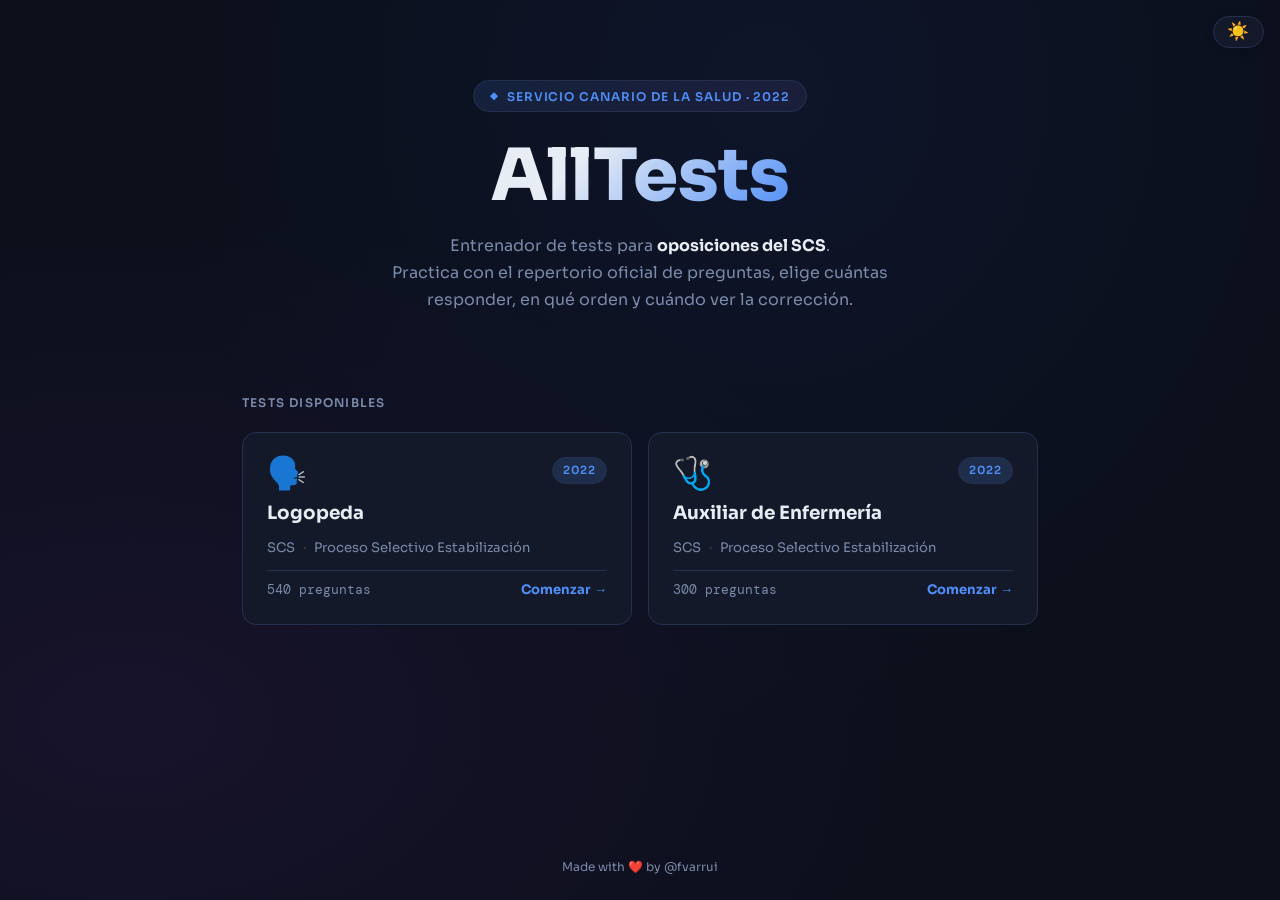
<file: quizzes/index.html>
<!DOCTYPE html>
<html lang="es">
<head>
  <meta charset="UTF-8">
  <meta name="viewport" content="width=device-width, initial-scale=1.0">
  <title>AllTests — SCS</title>
  <link id="appTheme" rel="stylesheet">
  <script>
    // Aplica el modo claro/oscuro guardado de forma síncrona para evitar parpadeo
    (function () {
      const mode = localStorage.getItem('quizThemeMode') || 'dark';
      const base = new URL('../', window.location.href).href;
      document.getElementById('appTheme').href = base + 'themes/default/' + mode + '.css';
    })();
  </script>
  <link rel="stylesheet" href="../css/quiz.css">
  <style>
    /* ── HOME LAYOUT ── */
    .home {
      display: flex;
      flex-direction: column;
      min-height: 100vh;
      background: radial-gradient(ellipse at 60% 10%, var(--bg-glow-1) 0%, transparent 55%),
                  radial-gradient(ellipse at 10% 80%, var(--bg-glow-2) 0%, transparent 50%),
                  var(--bg);
    }

    /* ── HERO ── */
    .hero {
      display: flex;
      flex-direction: column;
      align-items: center;
      justify-content: center;
      text-align: center;
      padding: 5rem 2rem 3rem;
    }
    .hero h1 {
      font-size: clamp(2.5rem, 8vw, 4.5rem);
      margin-bottom: 1rem;
    }
    .hero-desc {
      color: var(--muted);
      font-size: 1rem;
      max-width: 520px;
      line-height: 1.7;
      margin-bottom: 0;
    }
    .hero-desc strong { color: var(--text); }

    /* ── QUIZZES GRID ── */
    .quizzes-section {
      flex: 1;
      padding: 2rem;
      max-width: 860px;
      width: 100%;
      margin: 0 auto;
    }
    .section-label {
      font-size: .75rem;
      font-weight: 600;
      letter-spacing: .1em;
      text-transform: uppercase;
      color: var(--muted);
      margin-bottom: 1.25rem;
    }
    .quizzes-grid {
      display: grid;
      grid-template-columns: repeat(auto-fill, minmax(280px, 1fr));
      gap: 1rem;
    }

    /* ── QUIZ CARD ── */
    .quiz-card {
      background: var(--surface);
      border: 1px solid var(--border);
      border-radius: var(--radius);
      padding: 1.5rem;
      cursor: pointer;
      text-decoration: none;
      color: var(--text);
      display: flex;
      flex-direction: column;
      gap: .75rem;
      transition: border-color .2s, transform .15s, box-shadow .2s;
    }
    .quiz-card:hover {
      border-color: var(--accent);
      transform: translateY(-2px);
      box-shadow: 0 8px 24px rgba(0,0,0,.2);
    }
    .quiz-card-header {
      display: flex;
      align-items: flex-start;
      justify-content: space-between;
      gap: 1rem;
    }
    .quiz-icon {
      font-size: 2rem;
      line-height: 1;
      flex-shrink: 0;
    }
    .quiz-card-badge {
      font-size: .7rem;
      font-weight: 600;
      letter-spacing: .07em;
      text-transform: uppercase;
      color: var(--accent);
      background: var(--btn-hover);
      border: 1px solid var(--border);
      border-radius: 999px;
      padding: .2rem .65rem;
      white-space: nowrap;
    }
    .quiz-card h2 {
      font-size: 1.15rem;
      font-weight: 700;
      line-height: 1.3;
      margin: 0;
      background: none;
      -webkit-text-fill-color: var(--text);
    }
    .quiz-card-meta {
      font-size: .82rem;
      color: var(--muted);
      display: flex;
      align-items: center;
      gap: .5rem;
    }
    .quiz-card-meta .dot { opacity: .4; }
    .quiz-card-footer {
      display: flex;
      align-items: center;
      justify-content: space-between;
      margin-top: auto;
      padding-top: .5rem;
      border-top: 1px solid var(--border);
    }
    .quiz-card-questions {
      font-size: .8rem;
      color: var(--muted);
      font-family: 'DM Mono', monospace;
    }
    .quiz-card-cta {
      font-size: .82rem;
      font-weight: 700;
      color: var(--accent);
    }

    /* ── FOOTER ── */
    .home > footer {
      text-align: center;
      color: var(--muted);
      font-size: .75rem;
      padding: 1rem 1rem 1.5rem;
    }

    @media (max-width: 480px) {
      .hero { padding: 4rem 1.5rem 2rem; }
      .quizzes-section { padding: 1.5rem; }
    }
  </style>
</head>
<body>

<button id="themeToggle" title="Cambiar tema"></button>

<div class="home">

  <div class="hero">
    <div class="logo-badge">Servicio Canario de la Salud · 2022</div>
    <h1>AllTests</h1>
    <p class="hero-desc">
      Entrenador de tests para <strong>oposiciones del SCS</strong>.<br>
      Practica con el repertorio oficial de preguntas, elige cuántas responder,
      en qué orden y cuándo ver la corrección.
    </p>
  </div>

  <div class="quizzes-section">
    <p class="section-label">Tests disponibles</p>
    <div class="quizzes-grid" id="quizzesGrid">

      <a class="quiz-card" href="Logopeda/">
        <div class="quiz-card-header">
          <span class="quiz-icon">🗣️</span>
          <span class="quiz-card-badge">2022</span>
        </div>
        <h2>Logopeda</h2>
        <div class="quiz-card-meta">
          <span>SCS</span>
          <span class="dot">·</span>
          <span>Proceso Selectivo Estabilización</span>
        </div>
        <div class="quiz-card-footer">
          <span class="quiz-card-questions">540 preguntas</span>
          <span class="quiz-card-cta">Comenzar →</span>
        </div>
      </a>

      <a class="quiz-card" href="AuxEnfermeria/">
        <div class="quiz-card-header">
          <span class="quiz-icon">🩺</span>
          <span class="quiz-card-badge">2022</span>
        </div>
        <h2>Auxiliar de Enfermería</h2>
        <div class="quiz-card-meta">
          <span>SCS</span>
          <span class="dot">·</span>
          <span>Proceso Selectivo Estabilización</span>
        </div>
        <div class="quiz-card-footer">
          <span class="quiz-card-questions">300 preguntas</span>
          <span class="quiz-card-cta">Comenzar →</span>
        </div>
      </a>

    </div>
  </div>

  <footer>Made with ❤️ by @fvarrui</footer>

</div>

<script>
  (function () {
    const base   = new URL('../', window.location.href).href;
    const themes = [
      { file: base + 'themes/default/dark.css',  label: '🌙' },
      { file: base + 'themes/default/light.css', label: '☀️' },
    ];
    const link = document.getElementById('appTheme');
    const btn  = document.getElementById('themeToggle');

    function currentIndex() {
      return localStorage.getItem('quizThemeMode') === 'light' ? 1 : 0;
    }

    function applyTheme(idx) {
      link.href = themes[idx].file;
      localStorage.setItem('quizThemeMode', idx === 0 ? 'dark' : 'light');
      btn.textContent = themes[(idx + 1) % themes.length].label;
    }

    btn.addEventListener('click', () => applyTheme((currentIndex() + 1) % themes.length));
    applyTheme(currentIndex());
  })();
</script>

</body>
</html>
</file>
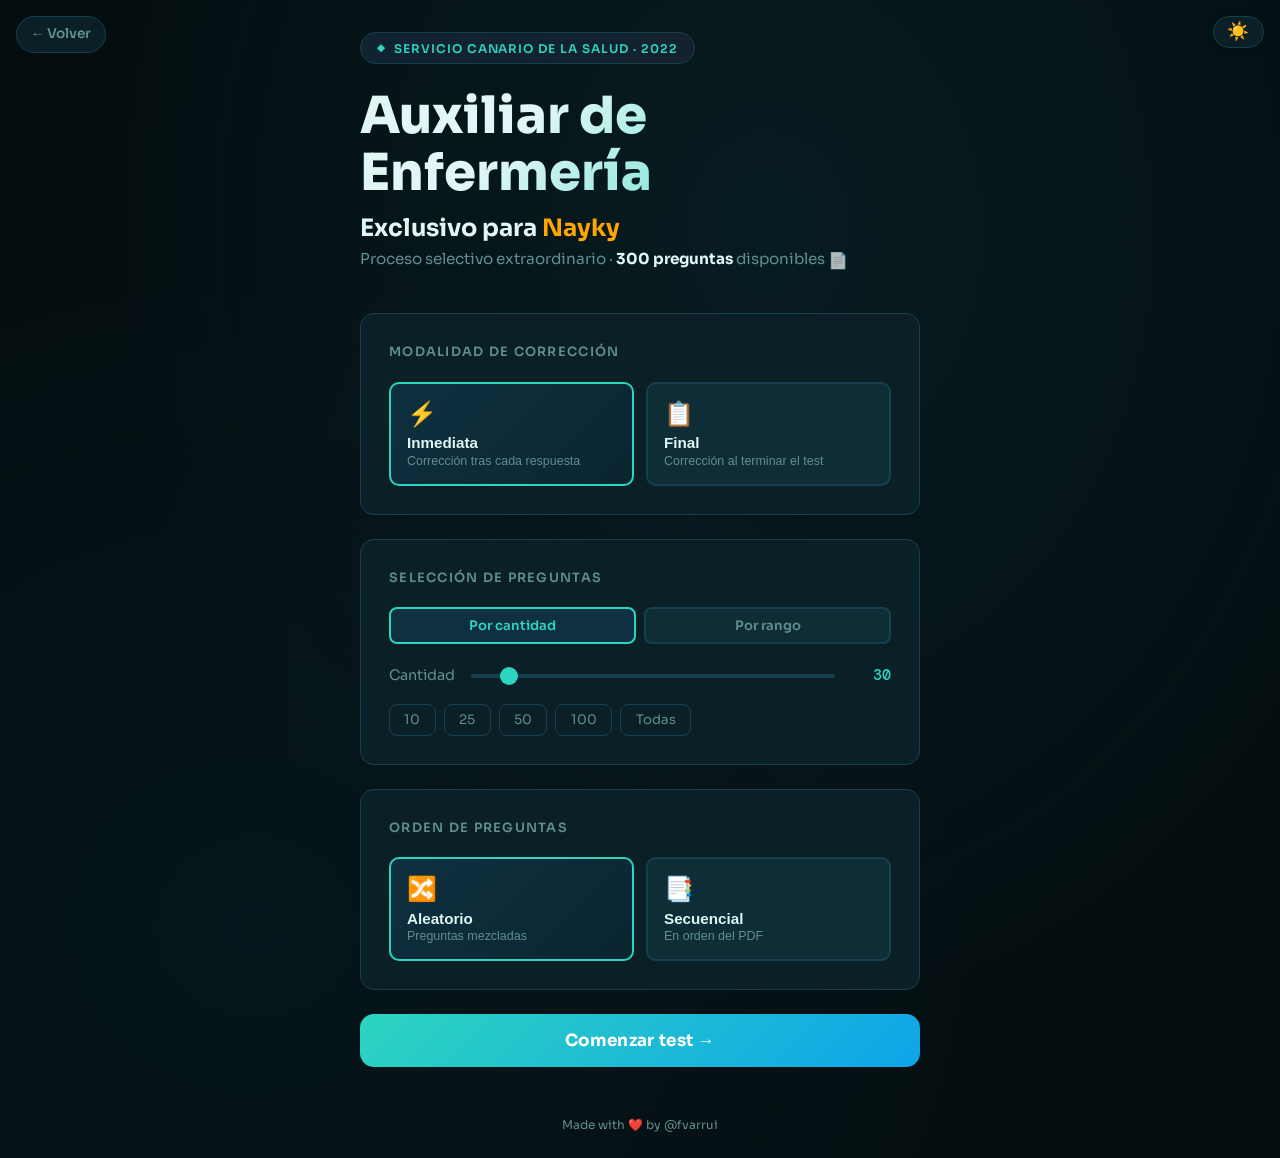
<file: quizzes/AuxEnfermeria/index.html>
<!DOCTYPE html>
<html lang="es">

<head>
  <meta charset="UTF-8">
  <meta name="viewport" content="width=device-width, initial-scale=1.0">
  <title>Test</title>
  <link id="appTheme" rel="stylesheet">
  <script src="config.js"></script>
  <link rel="stylesheet" href="../../css/quiz.css">
</head>

<body>
  <script src="questions.js"></script>
  <script src="../../lib/quiz.js"></script>
</body>

</html>
</file>
<file: css/quiz.css>
@import url('https://fonts.googleapis.com/css2?family=Sora:wght@300;400;600;700;800&family=DM+Mono:wght@400;500&display=swap');

* { box-sizing: border-box; margin: 0; padding: 0; }
body {
  font-family: 'Sora', sans-serif;
  background: var(--bg);
  color: var(--text);
  min-height: 100vh;
  line-height: 1.6;
}

/* ── SCREENS ── */
.screen { display: none; }
.screen.active { display: flex; flex-direction: column; min-height: 100vh; }

/* ── MENU ── */
#menu {
  background: radial-gradient(ellipse at 60% 20%, var(--bg-glow-1) 0%, transparent 60%),
              radial-gradient(ellipse at 20% 80%, var(--bg-glow-2) 0%, transparent 50%),
              var(--bg);
}
.menu-body {
  flex: 1;
  display: flex;
  align-items: center;
  justify-content: center;
  padding: 2rem;
}
.menu-inner { max-width: 560px; width: 100%; }
#menu > footer {
  text-align: center;
  color: var(--muted);
  font-size: .75rem;
  padding: 1rem 1rem 1.5rem;
}
.logo-badge {
  display: inline-flex; align-items: center; gap: .5rem;
  background: linear-gradient(135deg, #4f8ef720, #7b5ea720);
  border: 1px solid var(--border);
  border-radius: 999px;
  padding: .35rem 1rem;
  font-size: .75rem;
  font-weight: 600;
  letter-spacing: .08em;
  text-transform: uppercase;
  color: var(--accent);
  margin-bottom: 1.5rem;
}
.logo-badge::before { content: '◆'; font-size: .6rem; }
h1 {
  font-size: clamp(2rem, 6vw, 3.2rem);
  font-weight: 800;
  line-height: 1.1;
  margin-bottom: .5rem;
  background: linear-gradient(135deg, var(--h1-from) 30%, var(--accent));
  -webkit-background-clip: text;
  -webkit-text-fill-color: transparent;
  background-clip: text;
}
.subtitle { color: var(--muted); font-size: .95rem; margin-bottom: 2.5rem; }
.subtitle strong { color: var(--text); }

.config-card {
  background: var(--surface);
  border: 1px solid var(--border);
  border-radius: var(--radius);
  padding: 1.75rem;
  margin-bottom: 1.5rem;
}
.config-card h3 {
  font-size: .8rem;
  font-weight: 600;
  letter-spacing: .1em;
  text-transform: uppercase;
  color: var(--muted);
  margin-bottom: 1.2rem;
}
.mode-grid { display: grid; grid-template-columns: 1fr 1fr; gap: .75rem; }
.mode-btn {
  background: var(--surface2);
  border: 2px solid var(--border);
  border-radius: 10px;
  padding: 1rem;
  cursor: pointer;
  transition: all .2s;
  text-align: left;
  color: var(--text);
}
.mode-btn:hover { border-color: var(--accent); background: var(--btn-hover); }
.mode-btn.selected { border-color: var(--accent); background: linear-gradient(135deg, var(--btn-hover), var(--btn-selected)); }
.mode-btn .mode-icon { font-size: 1.5rem; margin-bottom: .4rem; }
.mode-btn .mode-name { font-weight: 700; font-size: .95rem; }
.mode-btn .mode-desc { font-size: .78rem; color: var(--muted); margin-top: .15rem; }

.slider-row { display: flex; align-items: center; gap: 1rem; }
.slider-row label { font-size: .9rem; color: var(--muted); white-space: nowrap; }
input[type=range] {
  flex: 1; -webkit-appearance: none; height: 4px;
  background: var(--border); border-radius: 999px; outline: none;
}
input[type=range]::-webkit-slider-thumb {
  -webkit-appearance: none; width: 18px; height: 18px;
  background: var(--accent); border-radius: 50%; cursor: pointer;
}
.slider-val {
  font-family: 'DM Mono', monospace;
  font-size: .95rem; font-weight: 500;
  color: var(--accent); min-width: 2.5rem; text-align: right;
}
.selection-tabs {
  display: flex; gap: .5rem; margin-bottom: 1.2rem;
}
.sel-tab {
  flex: 1; padding: .5rem; border-radius: 8px;
  background: var(--surface2); border: 2px solid var(--border);
  color: var(--muted); font-family: 'Sora', sans-serif;
  font-size: .82rem; font-weight: 600; cursor: pointer;
  transition: all .2s; text-align: center;
}
.sel-tab.active { border-color: var(--accent); color: var(--accent); background: var(--btn-hover); }
.sel-panel { display: none; }
.sel-panel.active { display: block; }
.range-inputs {
  display: grid; grid-template-columns: 1fr 1fr; gap: .75rem;
  margin-bottom: 1rem;
}
.range-field { display: flex; flex-direction: column; gap: .4rem; }
.range-field label { font-size: .78rem; color: var(--muted); font-weight: 600; letter-spacing: .05em; text-transform: uppercase; }
.range-field input[type=number] {
  background: var(--surface2); border: 2px solid var(--border);
  border-radius: 8px; padding: .55rem .75rem;
  color: var(--text); font-family: 'DM Mono', monospace;
  font-size: 1rem; font-weight: 600; outline: none;
  transition: border-color .2s; width: 100%;
}
.range-field input[type=number]:focus { border-color: var(--accent); }
.range-field input[type=number].error { border-color: var(--red); }
.range-info {
  font-size: .8rem; color: var(--muted);
  padding: .5rem .75rem;
  background: var(--surface2); border-radius: 8px;
  border: 1px solid var(--border);
}
.range-info span { color: var(--accent); font-weight: 600; font-family: 'DM Mono', monospace; }
.range-error {
  font-size: .8rem; color: var(--red);
  margin-top: .5rem; display: none;
}

.start-btn {
  width: 100%; padding: 1rem;
  background: linear-gradient(135deg, var(--accent), var(--accent2));
  border: none; border-radius: var(--radius);
  color: #fff; font-family: 'Sora', sans-serif;
  font-size: 1.05rem; font-weight: 700;
  cursor: pointer; transition: opacity .2s, transform .15s;
  letter-spacing: .02em;
}
.start-btn:hover { opacity: .9; transform: translateY(-1px); }
.start-btn:active { transform: translateY(0); }

/* ── QUIZ ── */
#quiz { background: var(--bg); padding: 0; }
.quiz-header {
  background: var(--surface);
  border-bottom: 1px solid var(--border);
  padding: 1rem 1.5rem;
  display: flex; align-items: center; gap: 1rem;
  position: sticky; top: 0; z-index: 10;
}
.quiz-header-left { flex: 1; }
.q-counter {
  font-family: 'DM Mono', monospace;
  font-size: .8rem; color: var(--muted);
}
.q-counter span { color: var(--text); font-weight: 600; }
.progress-bar {
  height: 4px; background: var(--border);
  border-radius: 999px; margin-top: .4rem;
  overflow: hidden;
}
.progress-fill {
  height: 100%;
  background: linear-gradient(90deg, var(--accent), var(--accent2));
  border-radius: 999px;
  transition: width .4s ease;
}
.cancel-btn {
  background: none; border: 1px solid var(--border);
  border-radius: 8px; padding: .4rem .9rem;
  color: var(--muted); cursor: pointer;
  font-family: 'Sora', sans-serif; font-size: .82rem;
  transition: all .2s;
}
.cancel-btn:hover { border-color: var(--red); color: var(--red); }

.quiz-body {
  max-width: 720px; margin: 0 auto;
  padding: 2rem 1.5rem 6rem;
}
.q-number-tag {
  display: inline-block;
  background: linear-gradient(135deg, var(--accent)20, var(--accent2)20);
  border: 1px solid var(--accent)50;
  border-radius: 6px;
  padding: .2rem .6rem;
  font-family: 'DM Mono', monospace;
  font-size: .75rem; color: var(--accent);
  margin-bottom: 1rem;
}
.question-text {
  font-size: 1.1rem; font-weight: 500;
  line-height: 1.65;
  margin-bottom: 2rem;
  color: var(--text);
}
.options-list { display: flex; flex-direction: column; gap: .75rem; }
.option-btn {
  display: flex; align-items: flex-start; gap: 1rem;
  background: var(--surface);
  border: 2px solid var(--border);
  border-radius: var(--radius);
  padding: 1rem 1.2rem;
  cursor: pointer; text-align: left;
  transition: border-color .15s, background .15s, transform .1s;
  color: var(--text);
  font-family: 'Sora', sans-serif;
  font-size: .95rem; line-height: 1.5;
  width: 100%;
}
.option-btn:hover:not(.disabled) { border-color: var(--accent); background: var(--btn-hover); transform: translateX(3px); }
.option-key {
  font-family: 'DM Mono', monospace;
  font-size: .85rem; font-weight: 500;
  color: var(--accent);
  min-width: 1.5rem; margin-top: .05rem;
  flex-shrink: 0;
}
.option-btn.correct { border-color: var(--green) !important; background: var(--correct-bg) !important; }
.option-btn.wrong { border-color: var(--red) !important; background: var(--wrong-bg) !important; }
.option-btn.disabled { cursor: default; }
.option-btn.correct .option-key { color: var(--green); }
.option-btn.wrong .option-key { color: var(--red); }

.feedback-box {
  margin-top: 1.5rem;
  padding: 1rem 1.2rem;
  border-radius: var(--radius);
  display: flex; align-items: center; gap: .8rem;
  font-size: .9rem; font-weight: 500;
  animation: slideUp .25s ease;
}
.feedback-box.correct { background: var(--correct-bg); border: 1px solid var(--green)60; color: var(--green); }
.feedback-box.wrong { background: var(--wrong-bg); border: 1px solid var(--red)60; color: var(--red); }
.feedback-icon { font-size: 1.3rem; flex-shrink: 0; }
@keyframes slideUp { from { opacity: 0; transform: translateY(8px); } to { opacity: 1; transform: translateY(0); } }

.quiz-footer {
  position: fixed; bottom: 0; left: 0; right: 0;
  background: var(--surface);
  border-top: 1px solid var(--border);
  padding: 1rem 1.5rem;
  display: flex; justify-content: flex-end;
}
.next-btn {
  background: linear-gradient(135deg, var(--accent), var(--accent2));
  border: none; border-radius: 10px;
  padding: .75rem 2rem;
  color: #fff; font-family: 'Sora', sans-serif;
  font-size: .95rem; font-weight: 700;
  cursor: pointer; transition: opacity .2s, transform .15s;
}
.next-btn:hover { opacity: .9; transform: translateY(-1px); }
.next-btn:disabled { opacity: .35; pointer-events: none; }

/* ── RESULTS ── */
#results {
  align-items: center; justify-content: flex-start;
  background: radial-gradient(ellipse at 50% 0%, var(--bg-glow-1) 0%, transparent 50%), var(--bg);
  padding: 3rem 1.5rem;
}
.results-inner { max-width: 700px; width: 100%; }
.results-badge {
  display: inline-flex; align-items: center; gap: .4rem;
  background: var(--surface); border: 1px solid var(--border);
  border-radius: 999px; padding: .3rem .9rem;
  font-size: .75rem; font-weight: 600;
  letter-spacing: .08em; text-transform: uppercase;
  color: var(--muted); margin-bottom: 1.5rem;
}
.score-hero {
  display: flex; align-items: center; gap: 2rem;
  background: var(--surface); border: 1px solid var(--border);
  border-radius: var(--radius); padding: 2rem;
  margin-bottom: 1.5rem;
}
.score-ring {
  flex-shrink: 0;
  width: 110px; height: 110px;
  position: relative;
}
.score-ring svg { width: 100%; height: 100%; transform: rotate(-90deg); }
.ring-bg { fill: none; stroke: var(--border); stroke-width: 8; }
.ring-fill { fill: none; stroke-width: 8; stroke-linecap: round; transition: stroke-dashoffset 1s ease; }
.score-label {
  position: absolute; top: 50%; left: 50%;
  transform: translate(-50%, -50%);
  text-align: center;
  font-family: 'DM Mono', monospace;
}
.score-pct { font-size: 1.5rem; font-weight: 700; line-height: 1; }
.score-info { flex: 1; }
.score-info h2 { font-size: 1.6rem; font-weight: 800; margin-bottom: .25rem; }
.score-info .score-subtitle { color: var(--muted); font-size: .9rem; margin-bottom: 1rem; }

.stats-row {
  display: grid; grid-template-columns: repeat(3, 1fr); gap: 1rem;
  margin-bottom: 1.5rem;
}
.stat-card {
  background: var(--surface); border: 1px solid var(--border);
  border-radius: var(--radius); padding: 1.2rem; text-align: center;
}
.stat-card .stat-val {
  font-size: 2rem; font-weight: 800;
  font-family: 'DM Mono', monospace;
}
.stat-card .stat-label { font-size: .78rem; color: var(--muted); margin-top: .2rem; }
.stat-card.green .stat-val { color: var(--green); }
.stat-card.red .stat-val { color: var(--red); }
.stat-card.yellow .stat-val { color: var(--yellow); }

.detail-section {
  background: var(--surface); border: 1px solid var(--border);
  border-radius: var(--radius); margin-bottom: 1.5rem; overflow: hidden;
}
.detail-header {
  padding: 1rem 1.5rem;
  border-bottom: 1px solid var(--border);
  display: flex; align-items: center; gap: .75rem;
  cursor: pointer; user-select: none;
}
.detail-header h3 { font-size: .95rem; font-weight: 600; flex: 1; }
.detail-toggle { color: var(--muted); transition: transform .2s; font-size: 1.1rem; }
.detail-toggle.open { transform: rotate(180deg); }
.detail-body { display: none; }
.detail-body.open { display: block; }
.detail-item {
  padding: .9rem 1.5rem;
  border-bottom: 1px solid var(--border)80;
  display: flex; gap: 1rem; align-items: flex-start;
}
.detail-item:last-child { border-bottom: none; }
.detail-q-num {
  font-family: 'DM Mono', monospace; font-size: .78rem;
  color: var(--muted); min-width: 3rem; margin-top: .1rem;
}
.detail-content { flex: 1; }
.detail-q-text { font-size: .88rem; color: var(--text); margin-bottom: .3rem; line-height: 1.4; }
.detail-ans { font-size: .8rem; }
.detail-ans .your-ans { color: var(--red); }
.detail-ans .correct-ans { color: var(--green); }
.detail-ans .skipped { color: var(--yellow); }
.detail-icon { font-size: 1rem; flex-shrink: 0; margin-top: .1rem; }

.results-actions { display: flex; gap: 1rem; flex-wrap: wrap; }
.btn-primary {
  flex: 1; min-width: 160px;
  background: linear-gradient(135deg, var(--accent), var(--accent2));
  border: none; border-radius: var(--radius);
  padding: .9rem 1.5rem;
  color: #fff; font-family: 'Sora', sans-serif;
  font-size: .95rem; font-weight: 700;
  cursor: pointer; transition: opacity .2s, transform .15s;
}
.btn-primary:hover { opacity: .9; transform: translateY(-1px); }
.btn-secondary {
  flex: 1; min-width: 160px;
  background: var(--surface); border: 1px solid var(--border);
  border-radius: var(--radius); padding: .9rem 1.5rem;
  color: var(--text); font-family: 'Sora', sans-serif;
  font-size: .95rem; font-weight: 600;
  cursor: pointer; transition: all .2s;
}
.btn-secondary:hover { border-color: var(--accent); color: var(--accent); }

.confirm-overlay {
  display: none; position: fixed; inset: 0;
  background: rgba(0,0,0,.7); z-index: 100;
  align-items: center; justify-content: center;
  padding: 1.5rem;
}
.confirm-overlay.active { display: flex; }
.confirm-box {
  background: var(--surface); border: 1px solid var(--border);
  border-radius: var(--radius); padding: 2rem;
  max-width: 400px; width: 100%; text-align: center;
}
.confirm-box h3 { font-size: 1.1rem; margin-bottom: .5rem; }
.confirm-box p { color: var(--muted); font-size: .9rem; margin-bottom: 1.5rem; }
.confirm-actions { display: flex; gap: .75rem; }

/* ── THEME TOGGLE ── */
#themeToggle {
  position: fixed; top: 1rem; right: 1rem; z-index: 200;
  background: var(--surface); border: 1px solid var(--border);
  border-radius: 999px; padding: .4rem .85rem;
  font-size: 1.1rem; cursor: pointer;
  box-shadow: 0 2px 8px rgba(0,0,0,.15);
  transition: border-color .2s, transform .15s;
  line-height: 1;
}
#themeToggle:hover { border-color: var(--accent); transform: scale(1.1); }

@media (max-width: 480px) {
  .mode-grid { grid-template-columns: 1fr; }
  .stats-row { grid-template-columns: 1fr; }
  .score-hero { flex-direction: column; text-align: center; }
}
</file>
